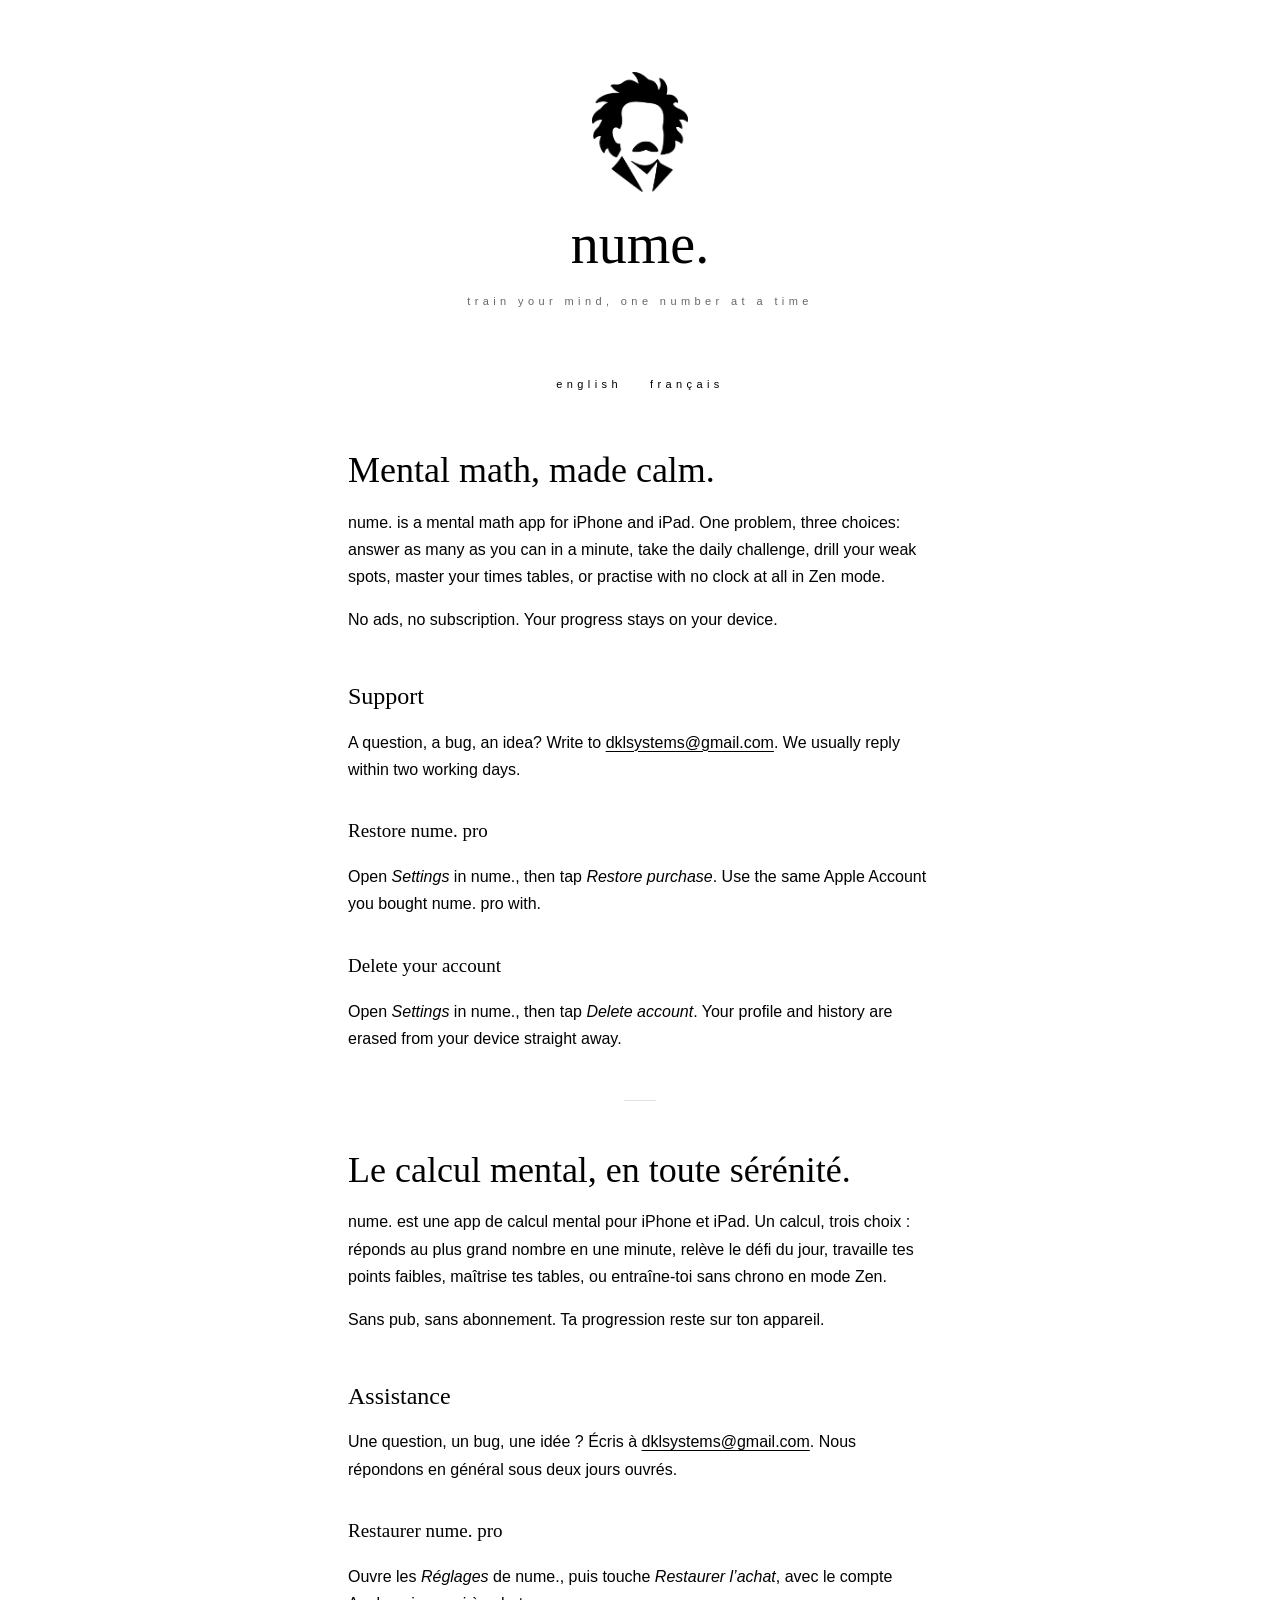
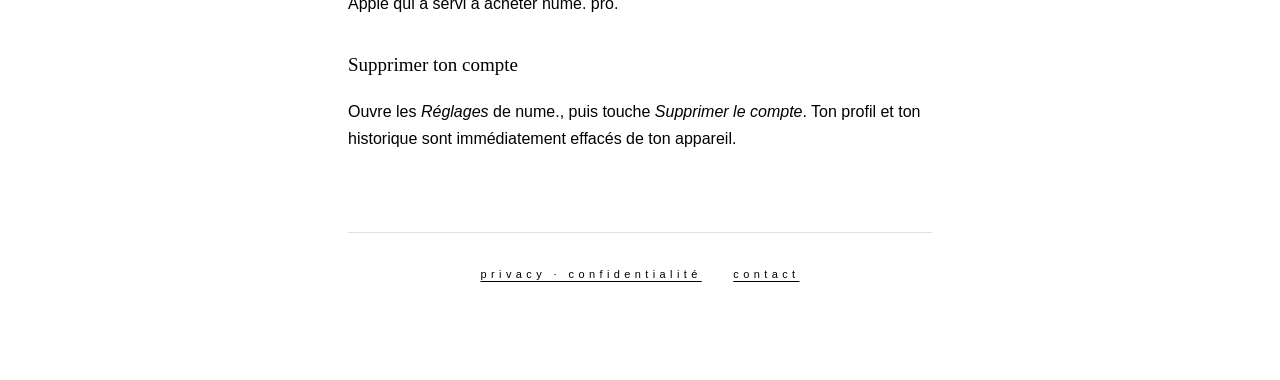
<file: index.html>
<!doctype html>
<html lang="en">
<head>
    <meta charset="utf-8">
    <title>nume.</title>
    <meta http-equiv="refresh" content="0; url=nume-site/">
    <link rel="canonical" href="https://dklsystems-hub.github.io/Nume/nume-site/">
</head>
<body>
    <p><a href="nume-site/">nume.</a></p>
</body>
</html>
</file>
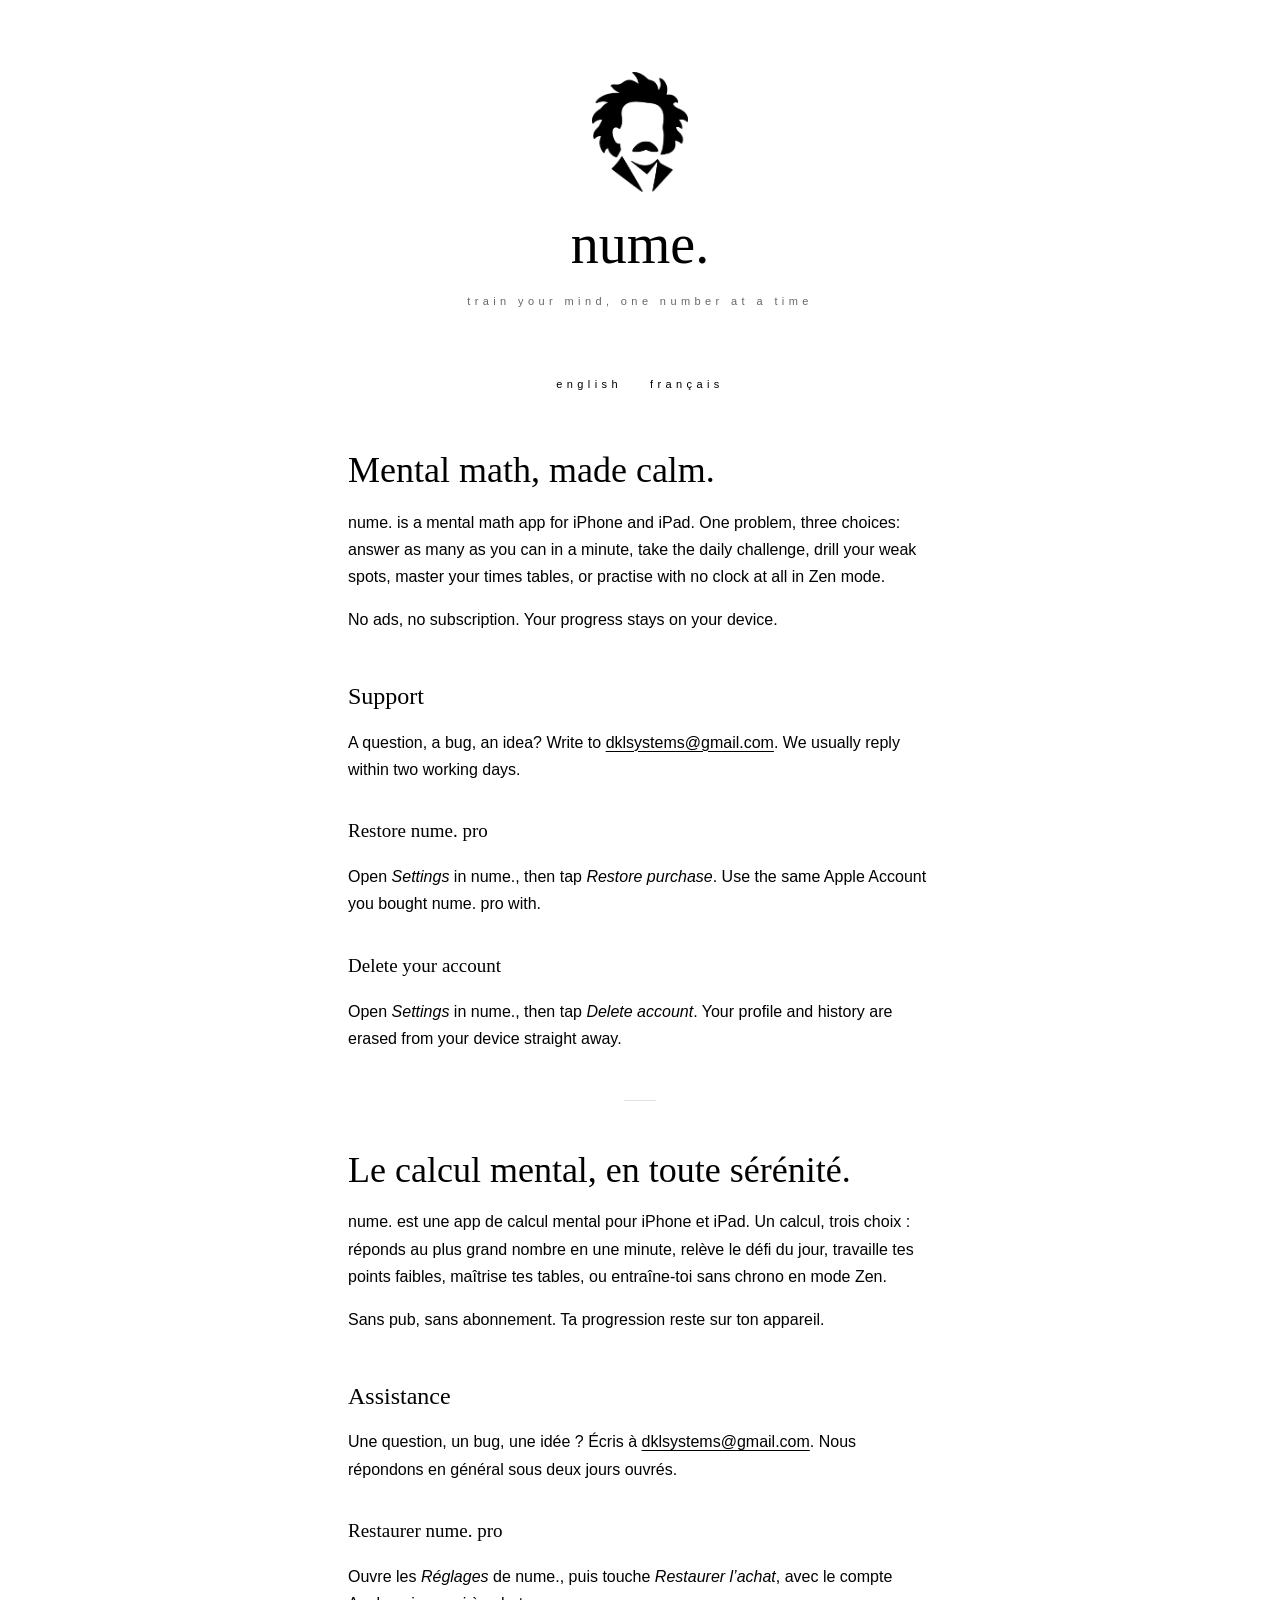
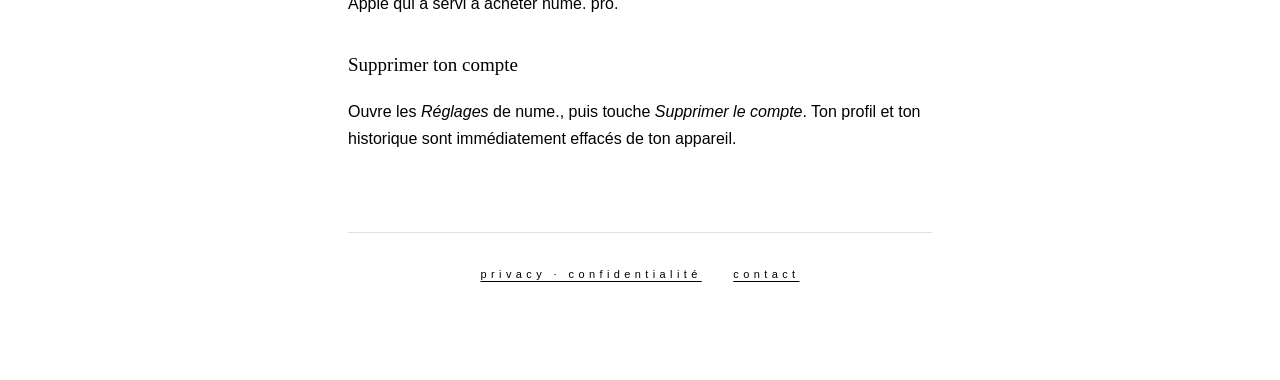
<file: nume-site/index.html>
<!doctype html>
<html lang="en">
<head>
    <meta charset="utf-8">
    <meta name="viewport" content="width=device-width, initial-scale=1">
    <title>nume. — train your mind, one number at a time</title>
    <meta name="description" content="nume. is a calm, black & white mental math app for iPhone and iPad.">
    <link rel="icon" href="icon.png">
    <link rel="apple-touch-icon" href="icon.png">
    <link rel="stylesheet" href="style.css">
</head>
<body>
<main>
    <header class="brand">
        <img class="logo" src="logo.png" alt="">
        <a class="wordmark" href="./">nume.</a>
        <span class="caption">train your mind, one number at a time</span>
    </header>

    <nav class="lang caption" aria-label="Language">
        <a href="#en">english</a>
        <a href="#fr">français</a>
    </nav>

    <!-- English -->
    <section id="en" lang="en">
        <h1>Mental math, made calm.</h1>
        <p>
            nume. is a mental math app for iPhone and iPad. One problem, three choices:
            answer as many as you can in a minute, take the daily challenge, drill your weak
            spots, master your times tables, or practise with no clock at all in Zen mode.
        </p>
        <p>
            No ads, no subscription. Your progress stays on your device.
        </p>

        <h2 id="support">Support</h2>
        <p>
            A question, a bug, an idea? Write to
            <a href="mailto:dklsystems@gmail.com?subject=nume.">dklsystems@gmail.com</a>.
            We usually reply within two working days.
        </p>

        <h3>Restore nume. pro</h3>
        <p>
            Open <em>Settings</em> in nume., then tap <em>Restore purchase</em>. Use the same
            Apple Account you bought nume. pro with.
        </p>

        <h3>Delete your account</h3>
        <p>
            Open <em>Settings</em> in nume., then tap <em>Delete account</em>. Your profile and
            history are erased from your device straight away.
        </p>
    </section>

    <hr class="rule">

    <!-- Français -->
    <section id="fr" lang="fr">
        <h1>Le calcul mental, en toute sérénité.</h1>
        <p>
            nume. est une app de calcul mental pour iPhone et iPad. Un calcul, trois choix :
            réponds au plus grand nombre en une minute, relève le défi du jour, travaille tes
            points faibles, maîtrise tes tables, ou entraîne-toi sans chrono en mode Zen.
        </p>
        <p>
            Sans pub, sans abonnement. Ta progression reste sur ton appareil.
        </p>

        <h2 id="assistance">Assistance</h2>
        <p>
            Une question, un bug, une idée ? Écris à
            <a href="mailto:dklsystems@gmail.com?subject=nume.">dklsystems@gmail.com</a>.
            Nous répondons en général sous deux jours ouvrés.
        </p>

        <h3>Restaurer nume. pro</h3>
        <p>
            Ouvre les <em>Réglages</em> de nume., puis touche <em>Restaurer l’achat</em>, avec le
            compte Apple qui a servi à acheter nume. pro.
        </p>

        <h3>Supprimer ton compte</h3>
        <p>
            Ouvre les <em>Réglages</em> de nume., puis touche <em>Supprimer le compte</em>. Ton
            profil et ton historique sont immédiatement effacés de ton appareil.
        </p>
    </section>

    <footer class="caption">
        <a href="privacy.html">privacy · confidentialité</a>
        <a href="mailto:dklsystems@gmail.com">contact</a>
    </footer>
</main>
</body>
</html>
</file>
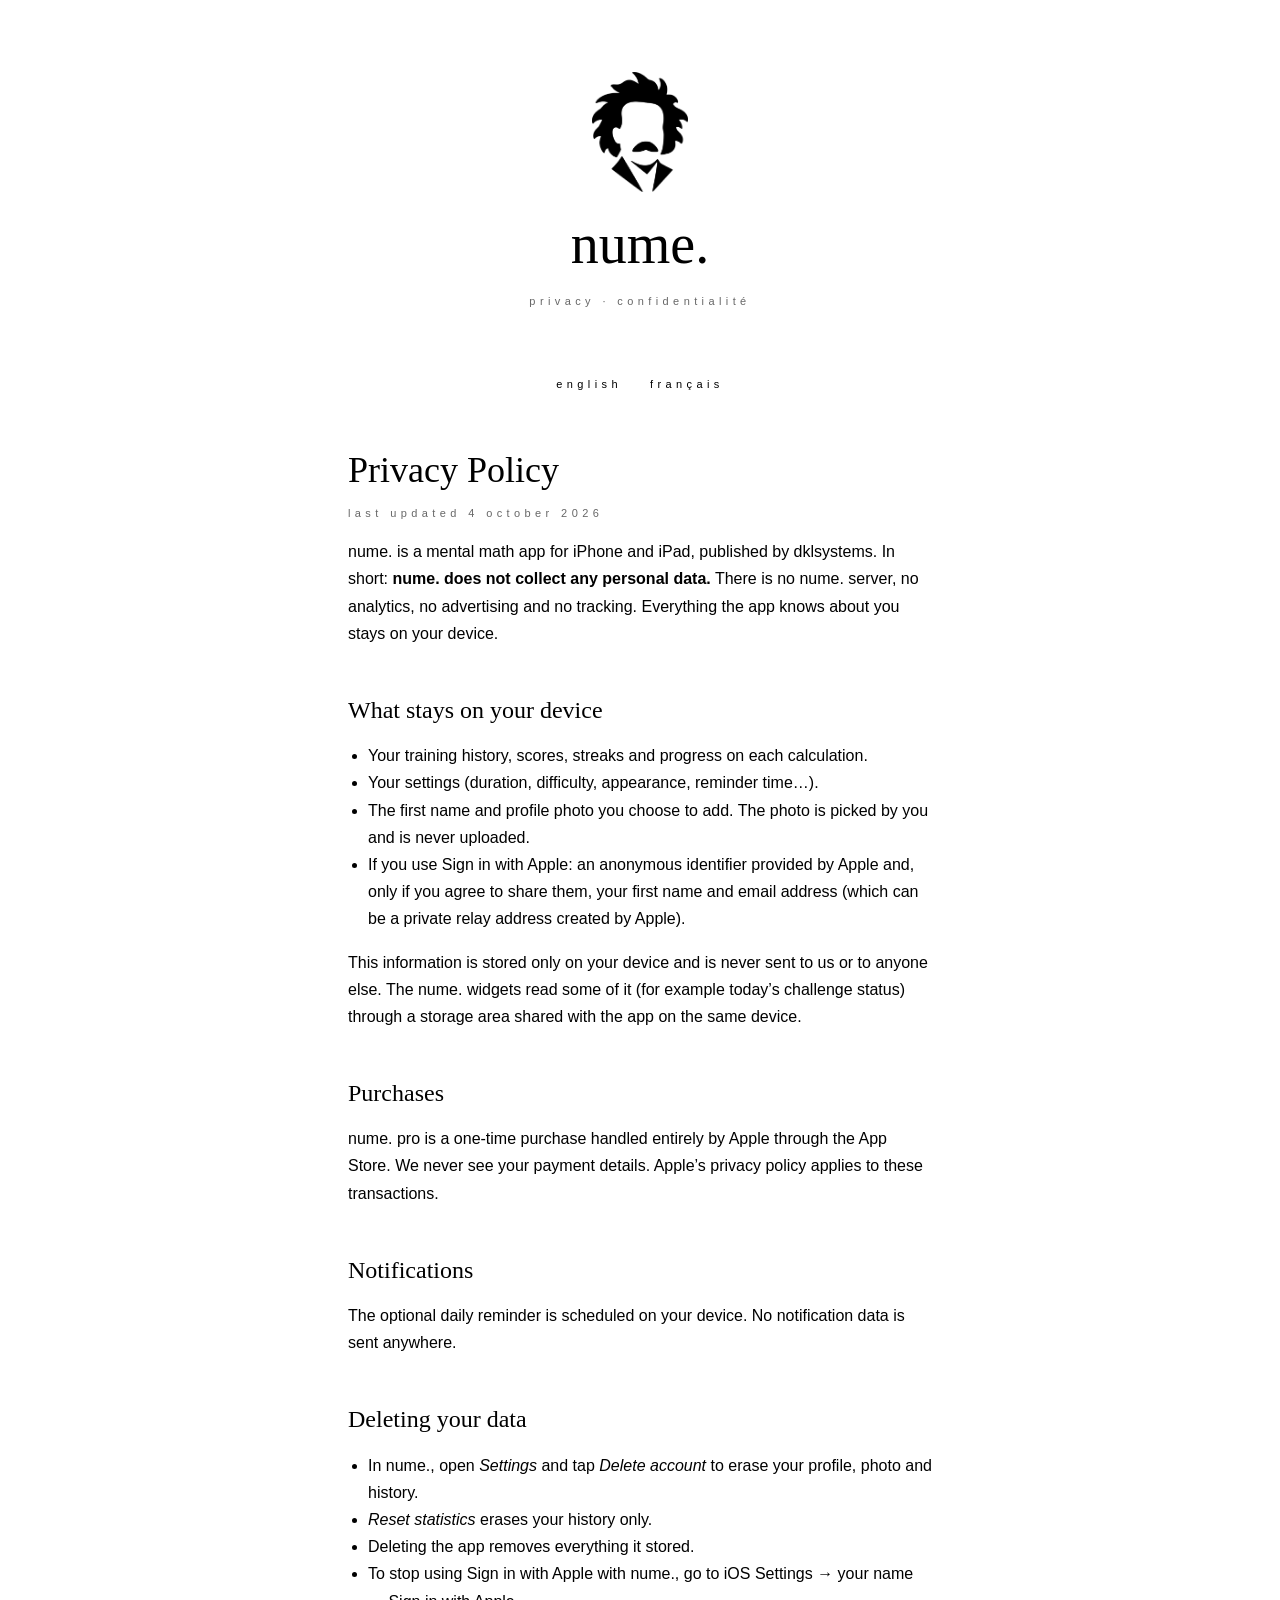
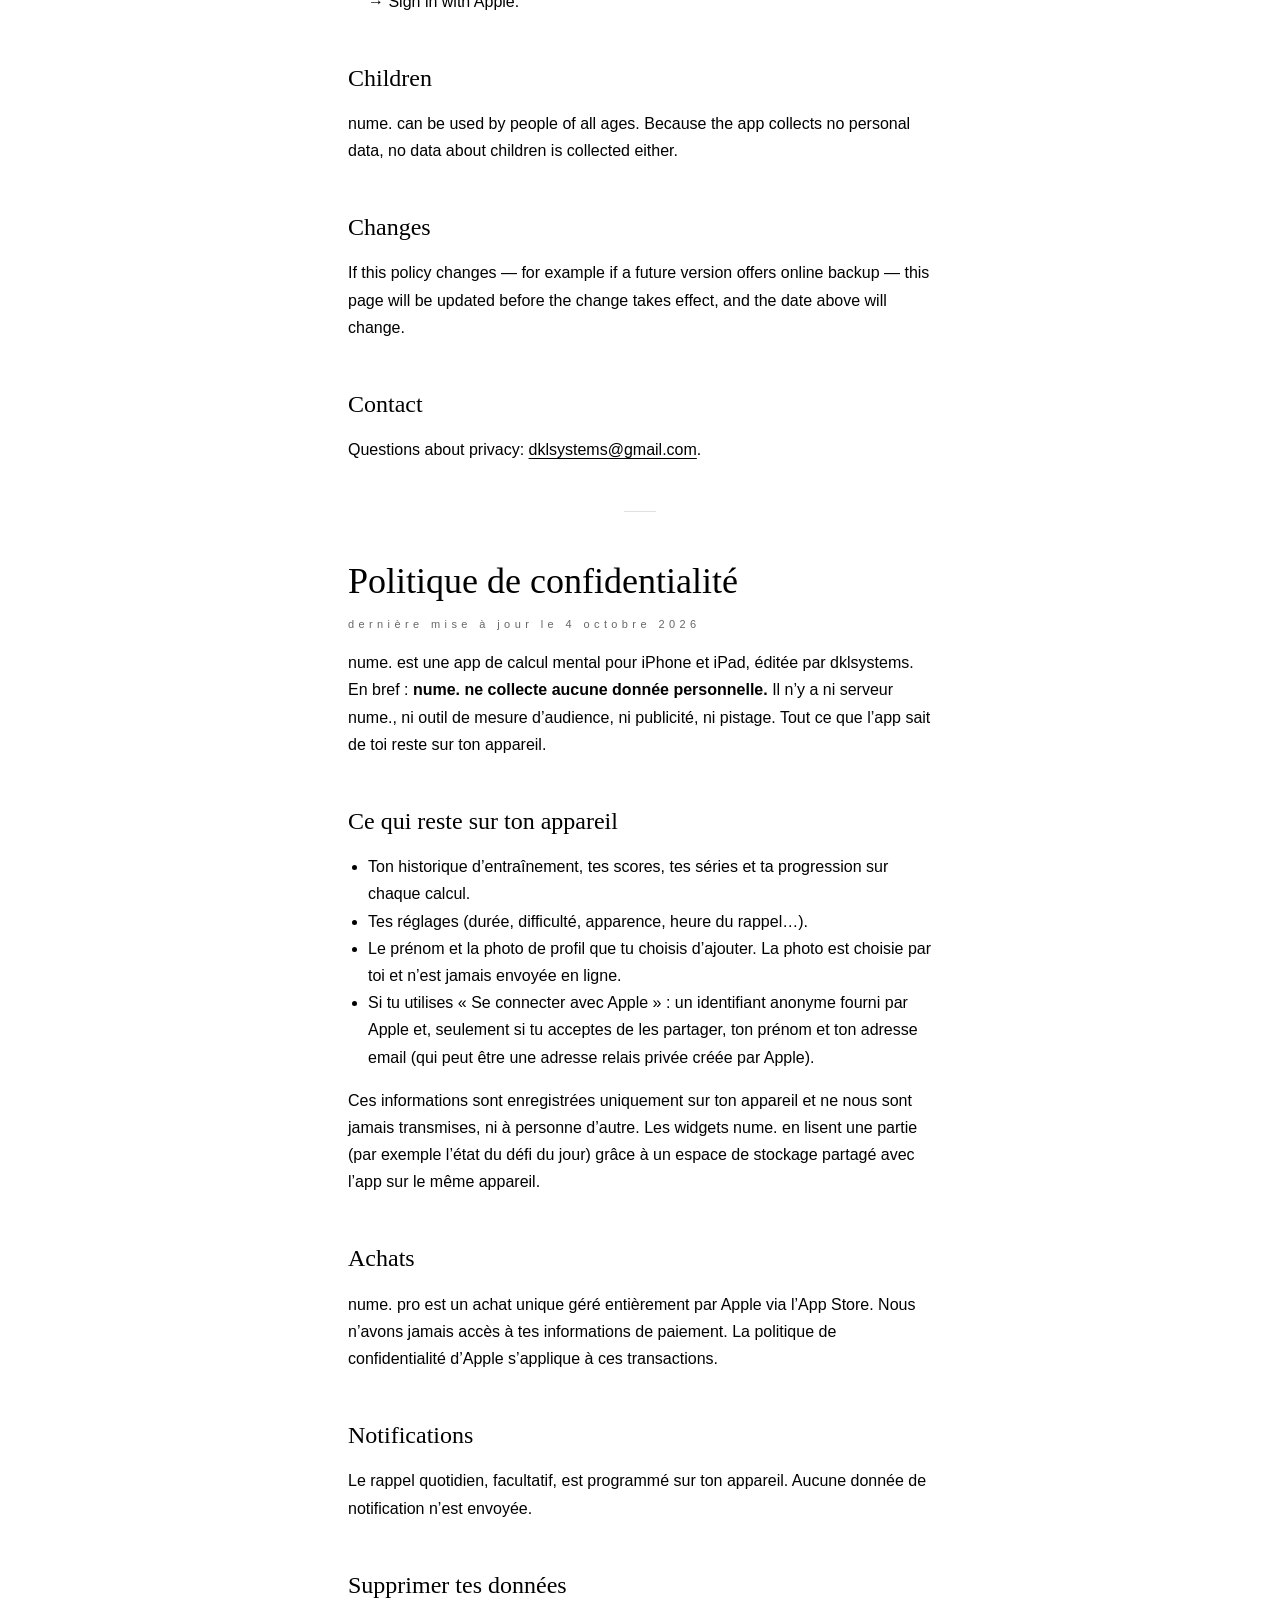
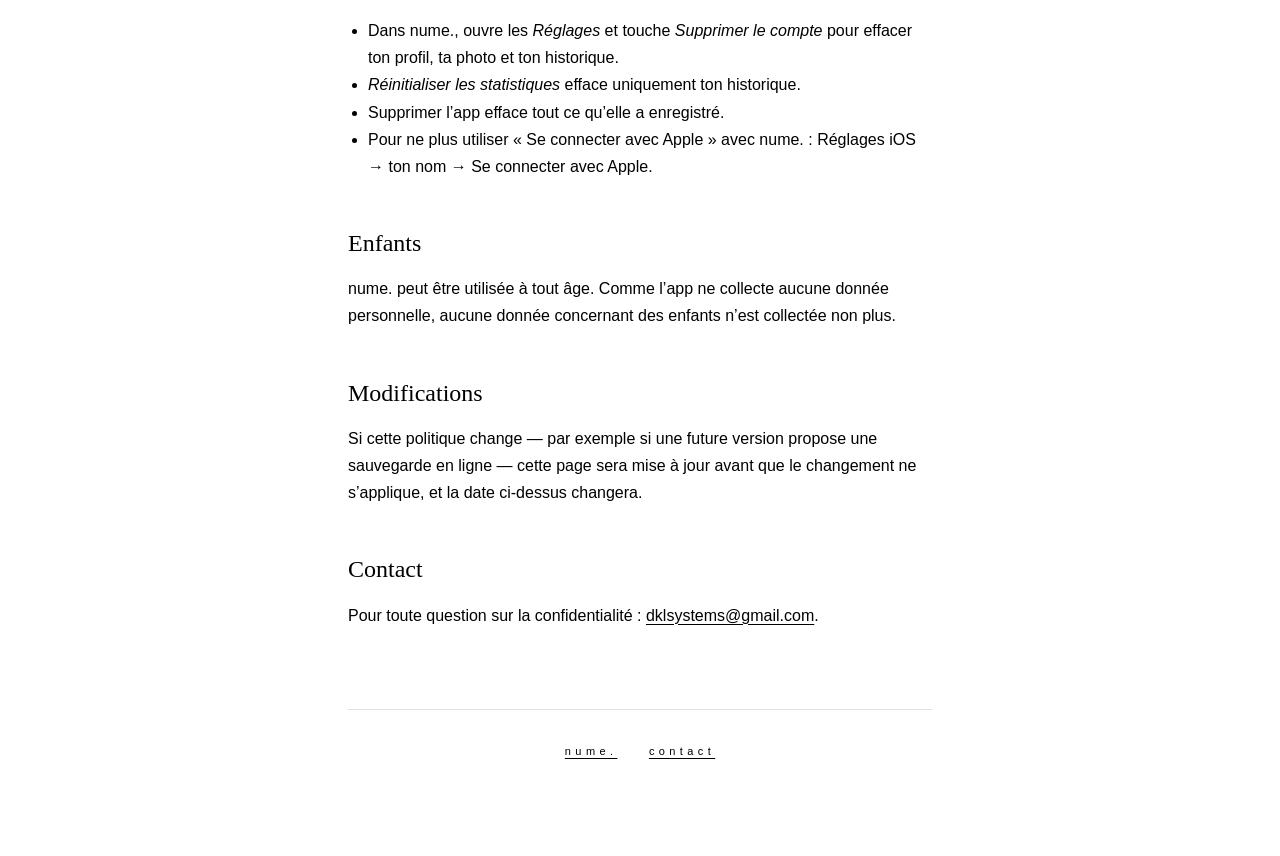
<file: nume-site/privacy.html>
<!doctype html>
<html lang="en">
<head>
    <meta charset="utf-8">
    <meta name="viewport" content="width=device-width, initial-scale=1">
    <title>Privacy Policy — nume.</title>
    <link rel="icon" href="icon.png">
    <link rel="stylesheet" href="style.css">
</head>
<body>
<main>
    <header class="brand">
        <img class="logo" src="logo.png" alt="">
        <a class="wordmark" href="./">nume.</a>
        <span class="caption">privacy · confidentialité</span>
    </header>

    <nav class="lang caption" aria-label="Language">
        <a href="#en">english</a>
        <a href="#fr">français</a>
    </nav>

    <!-- English -->
    <section id="en" lang="en">
        <h1>Privacy Policy</h1>
        <p class="caption">last updated 4 october 2026</p>

        <p>
            nume. is a mental math app for iPhone and iPad, published by dklsystems. In short:
            <strong>nume. does not collect any personal data.</strong> There is no nume. server,
            no analytics, no advertising and no tracking. Everything the app knows about you
            stays on your device.
        </p>

        <h2>What stays on your device</h2>
        <ul>
            <li>Your training history, scores, streaks and progress on each calculation.</li>
            <li>Your settings (duration, difficulty, appearance, reminder time…).</li>
            <li>The first name and profile photo you choose to add. The photo is picked by you
                and is never uploaded.</li>
            <li>If you use Sign in with Apple: an anonymous identifier provided by Apple and,
                only if you agree to share them, your first name and email address (which can
                be a private relay address created by Apple).</li>
        </ul>
        <p>
            This information is stored only on your device and is never sent to us or to
            anyone else. The nume. widgets read some of it (for example today’s challenge
            status) through a storage area shared with the app on the same device.
        </p>

        <h2>Purchases</h2>
        <p>
            nume. pro is a one-time purchase handled entirely by Apple through the App Store.
            We never see your payment details. Apple’s privacy policy applies to these
            transactions.
        </p>

        <h2>Notifications</h2>
        <p>
            The optional daily reminder is scheduled on your device. No notification data is
            sent anywhere.
        </p>

        <h2>Deleting your data</h2>
        <ul>
            <li>In nume., open <em>Settings</em> and tap <em>Delete account</em> to erase your
                profile, photo and history.</li>
            <li><em>Reset statistics</em> erases your history only.</li>
            <li>Deleting the app removes everything it stored.</li>
            <li>To stop using Sign in with Apple with nume., go to iOS Settings → your name →
                Sign in with Apple.</li>
        </ul>

        <h2>Children</h2>
        <p>
            nume. can be used by people of all ages. Because the app collects no personal data,
            no data about children is collected either.
        </p>

        <h2>Changes</h2>
        <p>
            If this policy changes — for example if a future version offers online backup —
            this page will be updated before the change takes effect, and the date above will
            change.
        </p>

        <h2>Contact</h2>
        <p>
            Questions about privacy:
            <a href="mailto:dklsystems@gmail.com?subject=nume.%20privacy">dklsystems@gmail.com</a>.
        </p>
    </section>

    <hr class="rule">

    <!-- Français -->
    <section id="fr" lang="fr">
        <h1>Politique de confidentialité</h1>
        <p class="caption">dernière mise à jour le 4 octobre 2026</p>

        <p>
            nume. est une app de calcul mental pour iPhone et iPad, éditée par dklsystems. En
            bref : <strong>nume. ne collecte aucune donnée personnelle.</strong> Il n’y a ni
            serveur nume., ni outil de mesure d’audience, ni publicité, ni pistage. Tout ce que
            l’app sait de toi reste sur ton appareil.
        </p>

        <h2>Ce qui reste sur ton appareil</h2>
        <ul>
            <li>Ton historique d’entraînement, tes scores, tes séries et ta progression sur
                chaque calcul.</li>
            <li>Tes réglages (durée, difficulté, apparence, heure du rappel…).</li>
            <li>Le prénom et la photo de profil que tu choisis d’ajouter. La photo est choisie
                par toi et n’est jamais envoyée en ligne.</li>
            <li>Si tu utilises « Se connecter avec Apple » : un identifiant anonyme fourni par
                Apple et, seulement si tu acceptes de les partager, ton prénom et ton adresse
                email (qui peut être une adresse relais privée créée par Apple).</li>
        </ul>
        <p>
            Ces informations sont enregistrées uniquement sur ton appareil et ne nous sont
            jamais transmises, ni à personne d’autre. Les widgets nume. en lisent une partie
            (par exemple l’état du défi du jour) grâce à un espace de stockage partagé avec
            l’app sur le même appareil.
        </p>

        <h2>Achats</h2>
        <p>
            nume. pro est un achat unique géré entièrement par Apple via l’App Store. Nous
            n’avons jamais accès à tes informations de paiement. La politique de
            confidentialité d’Apple s’applique à ces transactions.
        </p>

        <h2>Notifications</h2>
        <p>
            Le rappel quotidien, facultatif, est programmé sur ton appareil. Aucune donnée de
            notification n’est envoyée.
        </p>

        <h2>Supprimer tes données</h2>
        <ul>
            <li>Dans nume., ouvre les <em>Réglages</em> et touche <em>Supprimer le compte</em>
                pour effacer ton profil, ta photo et ton historique.</li>
            <li><em>Réinitialiser les statistiques</em> efface uniquement ton historique.</li>
            <li>Supprimer l’app efface tout ce qu’elle a enregistré.</li>
            <li>Pour ne plus utiliser « Se connecter avec Apple » avec nume. : Réglages iOS →
                ton nom → Se connecter avec Apple.</li>
        </ul>

        <h2>Enfants</h2>
        <p>
            nume. peut être utilisée à tout âge. Comme l’app ne collecte aucune donnée
            personnelle, aucune donnée concernant des enfants n’est collectée non plus.
        </p>

        <h2>Modifications</h2>
        <p>
            Si cette politique change — par exemple si une future version propose une
            sauvegarde en ligne — cette page sera mise à jour avant que le changement ne
            s’applique, et la date ci-dessus changera.
        </p>

        <h2>Contact</h2>
        <p>
            Pour toute question sur la confidentialité :
            <a href="mailto:dklsystems@gmail.com?subject=nume.%20confidentialit%C3%A9">dklsystems@gmail.com</a>.
        </p>
    </section>

    <footer class="caption">
        <a href="./">nume.</a>
        <a href="mailto:dklsystems@gmail.com">contact</a>
    </footer>
</main>
</body>
</html>
</file>
<file: nume-site/style.css>
/* nume. — strict black & white, editorial. */

:root {
    --ink: #000;
    --paper: #fff;
    --quiet: rgba(0, 0, 0, 0.6);
    --hairline: rgba(0, 0, 0, 0.12);
}

@media (prefers-color-scheme: dark) {
    :root {
        --ink: #fff;
        --paper: #000;
        --quiet: rgba(255, 255, 255, 0.6);
        --hairline: rgba(255, 255, 255, 0.16);
    }
    .logo { filter: invert(1); }
}

* { box-sizing: border-box; }

html { -webkit-text-size-adjust: 100%; }

body {
    margin: 0;
    background: var(--paper);
    color: var(--ink);
    font-family: -apple-system, BlinkMacSystemFont, "Helvetica Neue", Arial, sans-serif;
    font-weight: 300;
    line-height: 1.7;
}

main {
    max-width: 640px;
    margin: 0 auto;
    padding: 72px 28px 96px;
}

.serif, h1, h2, h3, .wordmark {
    font-family: ui-serif, "New York", Georgia, "Times New Roman", serif;
    font-weight: 400;
}

.caption {
    font-size: 11px;
    letter-spacing: 0.4em;
    text-transform: lowercase;
    color: var(--quiet);
}

.brand {
    display: flex;
    flex-direction: column;
    align-items: center;
    text-align: center;
    margin-bottom: 64px;
}

.logo { height: 120px; width: auto; }

.wordmark {
    font-size: 56px;
    line-height: 1;
    margin: 24px 0 20px;
    color: var(--ink);
    text-decoration: none;
}

.rule {
    width: 32px;
    height: 1px;
    background: var(--hairline);
    border: 0;
    margin: 48px auto;
}

h1 { font-size: 36px; line-height: 1.2; margin: 0 0 8px; }
h2 { font-size: 24px; line-height: 1.3; margin: 48px 0 8px; }
h3 { font-size: 19px; margin: 32px 0 4px; }

p, li { font-size: 16px; }
ul { padding-left: 20px; }

a { color: var(--ink); text-underline-offset: 3px; text-decoration-thickness: 1px; }

.lang {
    display: flex;
    justify-content: center;
    gap: 28px;
    margin-bottom: 56px;
}
.lang a { text-decoration: none; }
.lang a:hover { text-decoration: underline; }

.button {
    display: inline-block;
    padding: 14px 32px;
    border-radius: 999px;
    background: var(--ink);
    color: var(--paper);
    text-decoration: none;
    letter-spacing: 0.3em;
    font-size: 13px;
    text-transform: lowercase;
}

.center { text-align: center; }

footer {
    margin-top: 80px;
    padding-top: 32px;
    border-top: 1px solid var(--hairline);
    text-align: center;
}
footer a { margin: 0 12px; }
</file>
